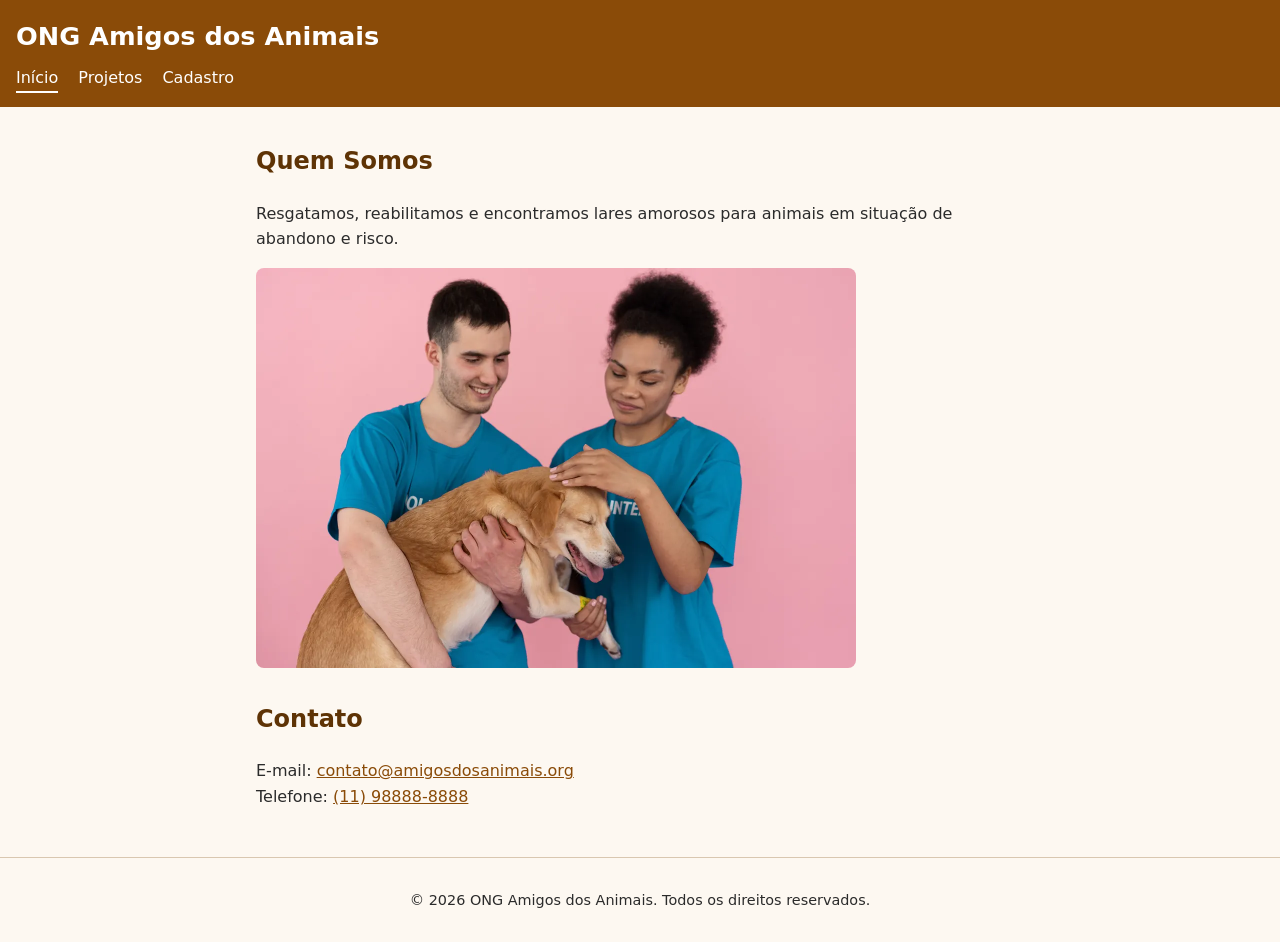
<file: tarefa1/index.html>
<!DOCTYPE html>
<html lang="pt-BR">
<head>
  <meta charset="UTF-8">
  <meta name="viewport" content="width=device-width, initial-scale=1.0">
  <meta name="description" content="Resgate, reabilitação e adoção responsável de animais.">
  <title>Início - ONG Amigos dos Animais</title>
  <link rel="stylesheet" href="css/estilo.css">
</head>
<body>
  <a class="pular-conteudo" href="#conteudo">Pular para o conteúdo</a>

  <header>
    <h1>ONG Amigos dos Animais</h1>
    <nav aria-label="Navegação principal">
      <ul>
        <li><a href="index.html" aria-current="page">Início</a></li>
        <li><a href="projetos.html">Projetos</a></li>
        <li><a href="cadastro.html">Cadastro</a></li>
      </ul>
    </nav>
  </header>

  <main id="conteudo">
    <section>
      <h2>Quem Somos</h2>
      <p>Resgatamos, reabilitamos e encontramos lares amorosos para animais em situação de abandono e risco.</p>
      <picture>
        <source srcset="imagens/inicio-voluntarios-com-cao.webp" type="image/webp">
        <img src="imagens/inicio-voluntarios-com-cao.jpg"
          alt="Dois voluntários de camiseta azul acariciando um cão caramelo"
          width="600" height="400">
      </picture>
    </section>

    <section>
      <h2>Contato</h2>
      <address>
        E-mail: <a href="mailto:contato@amigosdosanimais.org">contato@amigosdosanimais.org</a><br>
        Telefone: <a href="tel:+5511988888888">(11) 98888-8888</a>
      </address>
    </section>
  </main>

  <footer>
    <p>&copy; 2026 ONG Amigos dos Animais. Todos os direitos reservados.</p>
  </footer>
</body>
</html>
</file>
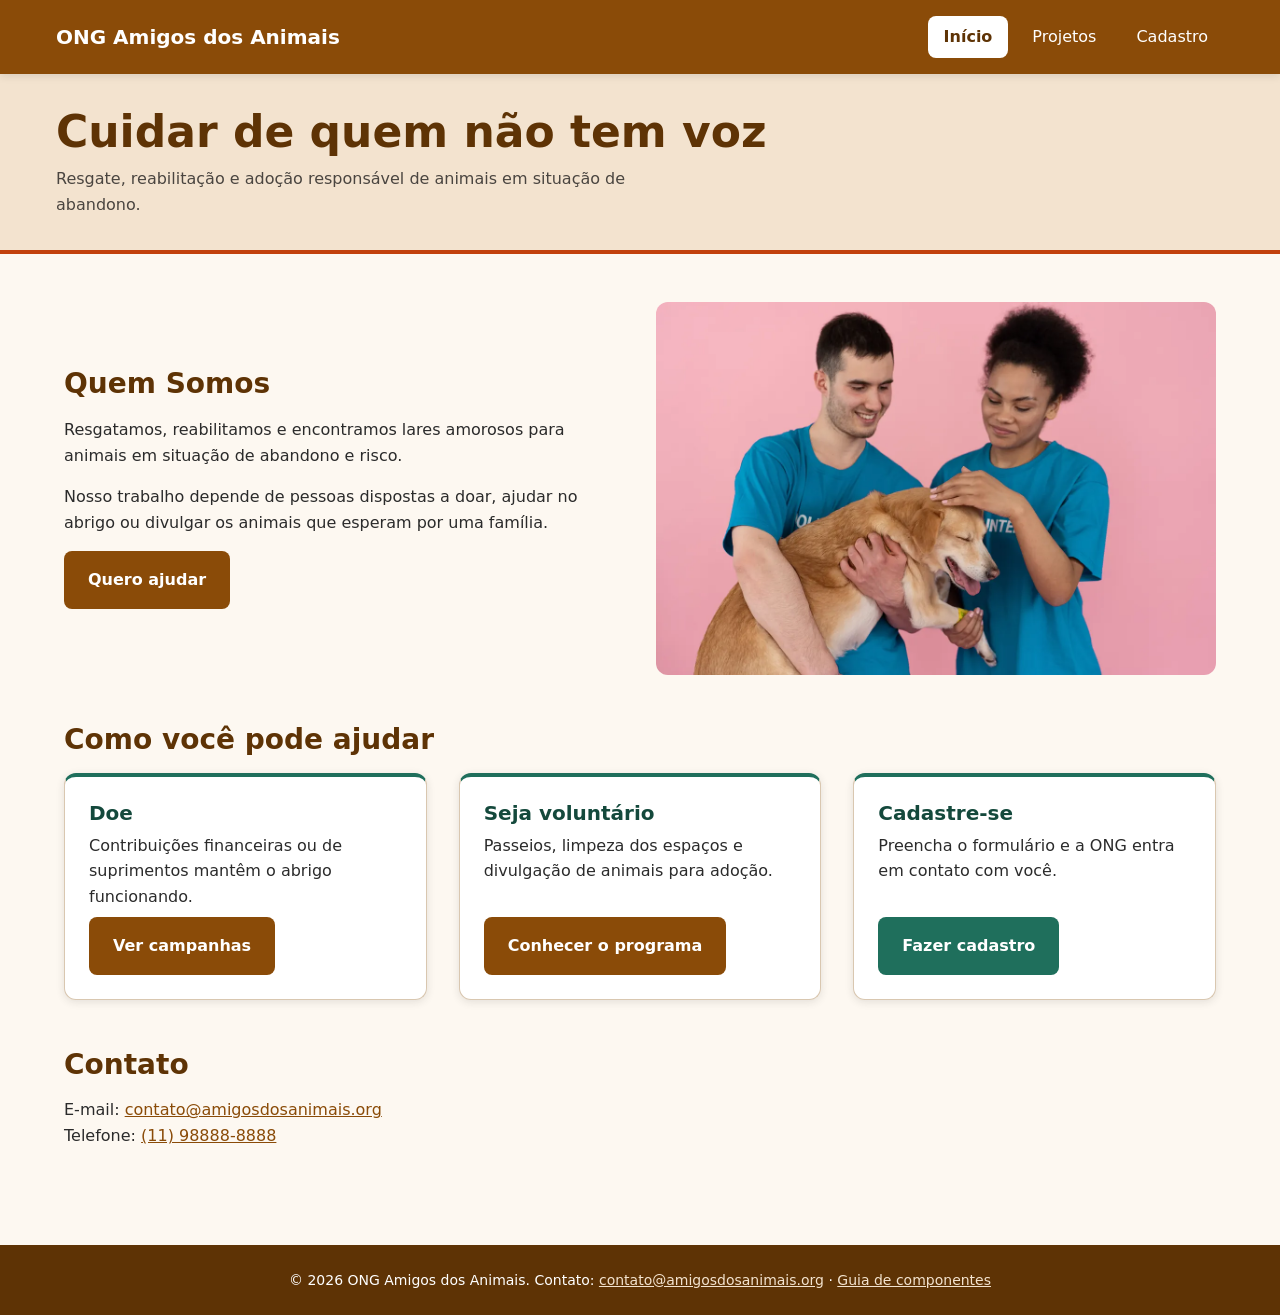
<file: tarefa2/index.html>
<!DOCTYPE html>
<html lang="pt-BR" class="sem-js">
<head>
  <meta charset="UTF-8">
  <meta name="viewport" content="width=device-width, initial-scale=1.0">
  <meta name="description" content="Resgate, reabilitação e adoção responsável de animais.">
  <title>Início - ONG Amigos dos Animais</title>
  <link rel="stylesheet" href="css/estilo.css">
</head>
<body>
  <a class="pular-conteudo" href="#conteudo">Pular para o conteúdo</a>

  <header>
    <div class="cabecalho">
      <p class="marca">ONG Amigos dos Animais</p>
      <button class="botao-menu" type="button" aria-expanded="false" aria-controls="menu-principal"><span class="icone-menu" aria-hidden="true">🐾</span><span class="texto-menu">Menu</span></button>
      <nav id="menu-principal" aria-label="Navegação principal">
        <ul>
        <li><a href="index.html" aria-current="page">Início</a></li>
        <li class="tem-submenu">
          <a href="projetos.html">Projetos</a>
          <ul class="submenu" aria-label="Projetos">
            <li><a href="projetos.html#resgate">Resgate e reabilitação</a></li>
            <li><a href="projetos.html#doacoes">Campanhas de doação</a></li>
            <li><a href="projetos.html#voluntariado">Voluntariado</a></li>
          </ul>
        </li>
        <li><a href="cadastro.html">Cadastro</a></li>
        </ul>
      </nav>
    </div>
  </header>

  <div class="faixa-titulo">
    <div>
      <h1>Cuidar de quem não tem voz</h1>
      <p>Resgate, reabilitação e adoção responsável de animais em situação de abandono.</p>
    </div>
  </div>

  <main id="conteudo">
    <section class="grade-12 alinha-centro">
      <div class="col-12 col-md-6">
        <h2>Quem Somos</h2>
        <p>Resgatamos, reabilitamos e encontramos lares amorosos para animais em situação de abandono e risco.</p>
        <p>Nosso trabalho depende de pessoas dispostas a doar, ajudar no abrigo ou divulgar os animais que esperam por uma família.</p>
        <a class="botao" href="cadastro.html">Quero ajudar</a>
      </div>
      <picture class="col-12 col-md-6">
        <source srcset="imagens/inicio-voluntarios-com-cao.webp" type="image/webp">
        <img src="imagens/inicio-voluntarios-com-cao.jpg"
          alt="Dois voluntários de camiseta azul acariciando um cão caramelo"
          width="600" height="400">
      </picture>
    </section>

    <section>
      <h2>Como você pode ajudar</h2>
      <div class="grade-12">
        <article class="card card-destaque col-12 col-sm-6 col-lg-4">
          <div class="card-corpo">
            <h3>Doe</h3>
            <p>Contribuições financeiras ou de suprimentos mantêm o abrigo funcionando.</p>
            <a class="botao" href="projetos.html#doacoes">Ver campanhas</a>
          </div>
        </article>
        <article class="card card-destaque col-12 col-sm-6 col-lg-4">
          <div class="card-corpo">
            <h3>Seja voluntário</h3>
            <p>Passeios, limpeza dos espaços e divulgação de animais para adoção.</p>
            <a class="botao" href="projetos.html#voluntariado">Conhecer o programa</a>
          </div>
        </article>
        <article class="card card-destaque col-12 col-sm-6 col-lg-4">
          <div class="card-corpo">
            <h3>Cadastre-se</h3>
            <p>Preencha o formulário e a ONG entra em contato com você.</p>
            <a class="botao botao-secundario" href="cadastro.html">Fazer cadastro</a>
          </div>
        </article>
      </div>
    </section>

    <section>
      <h2>Contato</h2>
      <address>
        E-mail: <a href="mailto:contato@amigosdosanimais.org">contato@amigosdosanimais.org</a><br>
        Telefone: <a href="tel:+5511988888888">(11) 98888-8888</a>
      </address>
    </section>
  </main>

  <footer>
    <p>&copy; 2026 ONG Amigos dos Animais. Contato:
      <a href="mailto:contato@amigosdosanimais.org">contato@amigosdosanimais.org</a>
      &middot; <a href="componentes.html">Guia de componentes</a></p>
  </footer>
  <script src="js/interface.js"></script>
</body>
</html>
</file>
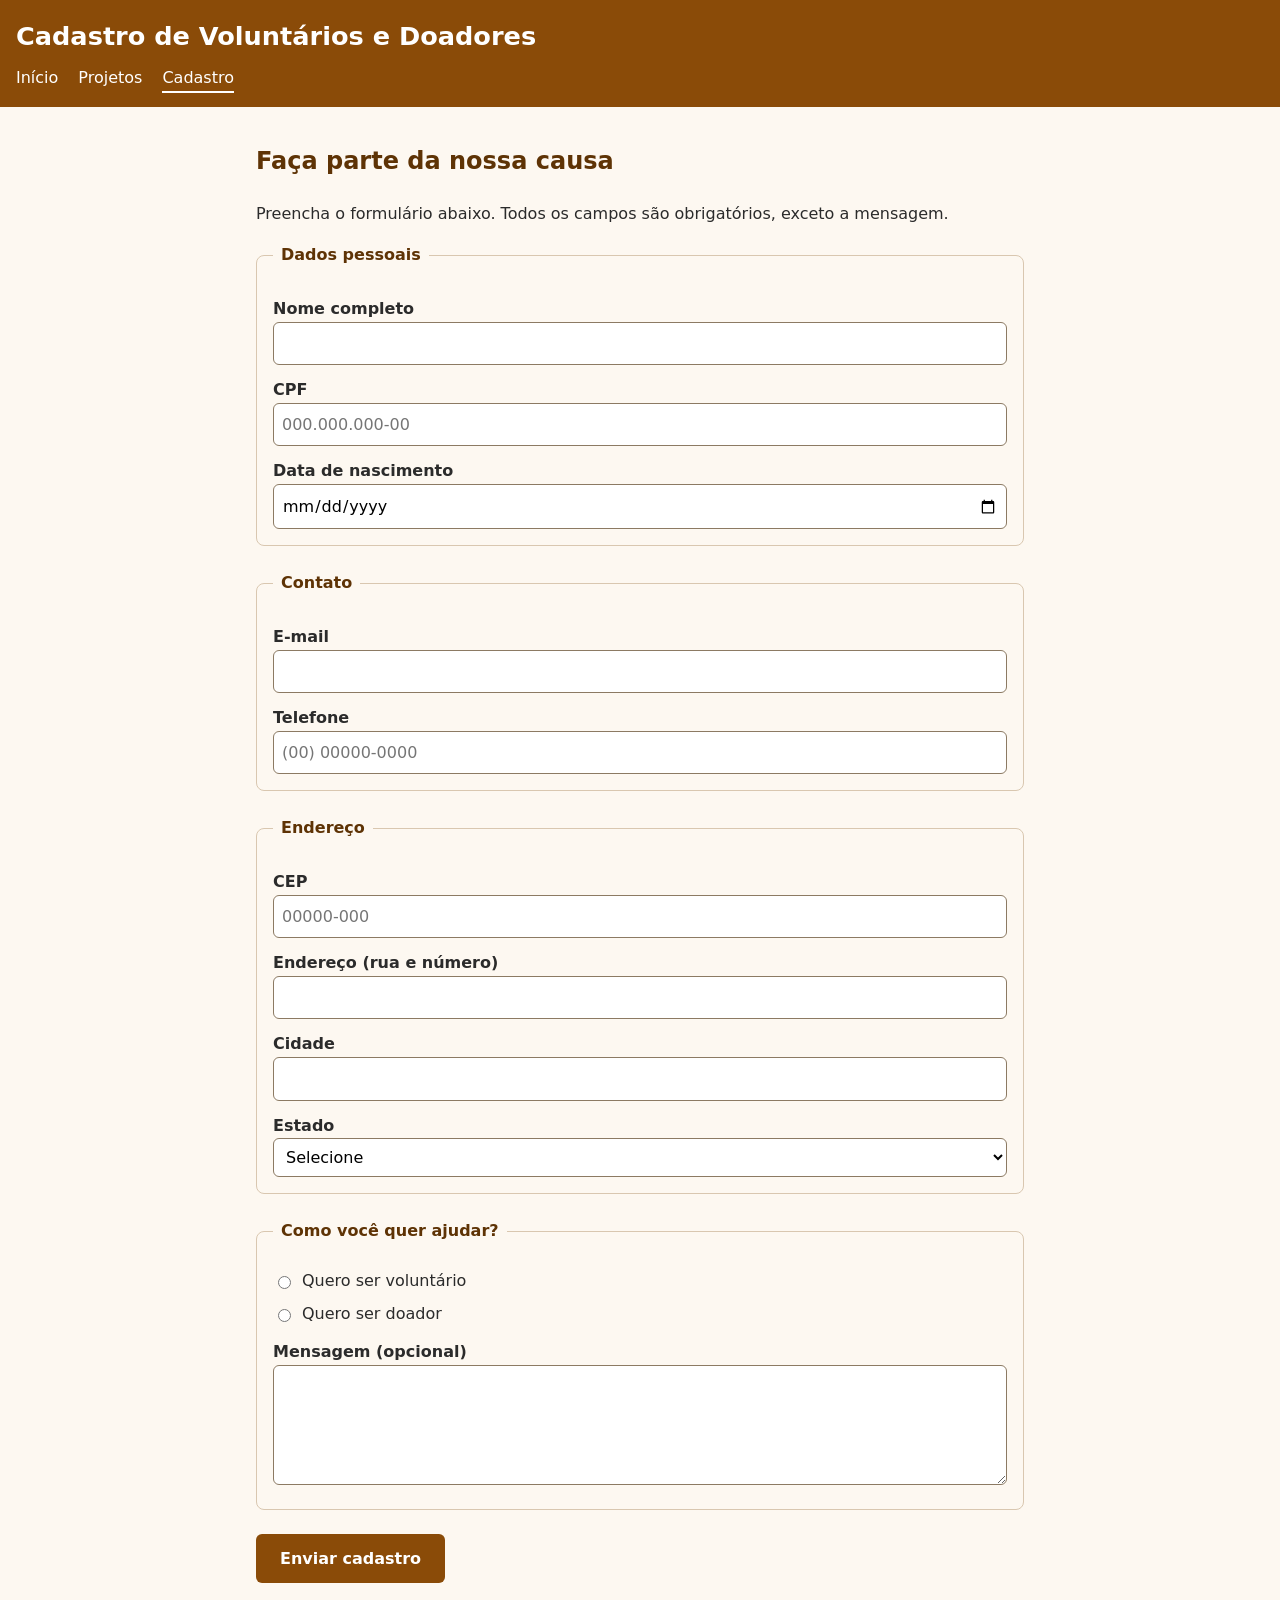
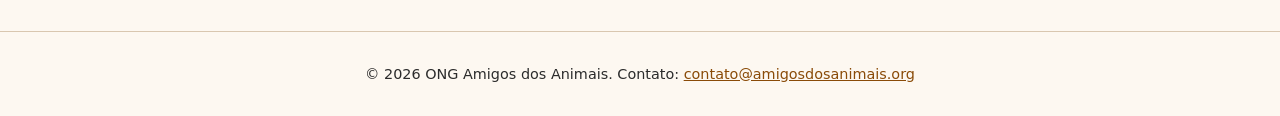
<file: tarefa1/cadastro.html>
<!DOCTYPE html>
<html lang="pt-BR">
<head>
  <meta charset="UTF-8">
  <meta name="viewport" content="width=device-width, initial-scale=1.0">
  <meta name="description" content="Cadastro de voluntários e doadores da ONG.">
  <title>Cadastro - ONG Amigos dos Animais</title>
  <link rel="stylesheet" href="css/estilo.css">
</head>
<body>
  <a class="pular-conteudo" href="#conteudo">Pular para o conteúdo</a>

  <header>
    <h1>Cadastro de Voluntários e Doadores</h1>
    <nav aria-label="Navegação principal">
      <ul>
        <li><a href="index.html">Início</a></li>
        <li><a href="projetos.html">Projetos</a></li>
        <li><a href="cadastro.html" aria-current="page">Cadastro</a></li>
      </ul>
    </nav>
  </header>

  <main id="conteudo">
    <section>
      <h2>Faça parte da nossa causa</h2>
      <p>Preencha o formulário abaixo. Todos os campos são obrigatórios, exceto a mensagem.</p>

      <form id="form-cadastro" action="#" method="post">

        <fieldset>
          <legend>Dados pessoais</legend>

          <label for="nome">Nome completo</label>
          <input type="text" id="nome" name="nome" autocomplete="name" required>

          <label for="cpf">CPF</label>
          <input type="text" id="cpf" name="cpf"
             data-mascara="cpf"
             pattern="\d{3}\.\d{3}\.\d{3}-\d{2}"
             placeholder="000.000.000-00"
             title="Formato: 000.000.000-00"
             inputmode="numeric" maxlength="14" required>

          <label for="nascimento">Data de nascimento</label>
          <input type="date" id="nascimento" name="nascimento" autocomplete="bday" required>
        </fieldset>

        <fieldset>
          <legend>Contato</legend>

          <label for="email">E-mail</label>
          <input type="email" id="email" name="email" autocomplete="email" required>

          <label for="telefone">Telefone</label>
          <input type="tel" id="telefone" name="telefone"
             data-mascara="telefone"
             pattern="\(\d{2}\)\s\d{5}-\d{4}"
             placeholder="(00) 00000-0000"
             title="Formato: (00) 00000-0000"
             autocomplete="tel" maxlength="15" required>
        </fieldset>

        <fieldset>
          <legend>Endereço</legend>

          <label for="cep">CEP</label>
          <input type="text" id="cep" name="cep"
             data-mascara="cep"
             pattern="\d{5}-\d{3}"
             placeholder="00000-000"
             title="Formato: 00000-000"
             inputmode="numeric" autocomplete="postal-code" maxlength="9" required>

          <label for="endereco">Endereço (rua e número)</label>
          <input type="text" id="endereco" name="endereco" autocomplete="street-address" required>

          <label for="cidade">Cidade</label>
          <input type="text" id="cidade" name="cidade" autocomplete="address-level2" required>

          <label for="estado">Estado</label>
          <select id="estado" name="estado" autocomplete="address-level1" required>
            <option value="">Selecione</option>
            <option value="AC">Acre</option>
            <option value="AL">Alagoas</option>
            <option value="AP">Amapá</option>
            <option value="AM">Amazonas</option>
            <option value="BA">Bahia</option>
            <option value="CE">Ceará</option>
            <option value="DF">Distrito Federal</option>
            <option value="ES">Espírito Santo</option>
            <option value="GO">Goiás</option>
            <option value="MA">Maranhão</option>
            <option value="MT">Mato Grosso</option>
            <option value="MS">Mato Grosso do Sul</option>
            <option value="MG">Minas Gerais</option>
            <option value="PA">Pará</option>
            <option value="PB">Paraíba</option>
            <option value="PR">Paraná</option>
            <option value="PE">Pernambuco</option>
            <option value="PI">Piauí</option>
            <option value="RJ">Rio de Janeiro</option>
            <option value="RN">Rio Grande do Norte</option>
            <option value="RS">Rio Grande do Sul</option>
            <option value="RO">Rondônia</option>
            <option value="RR">Roraima</option>
            <option value="SC">Santa Catarina</option>
            <option value="SP">São Paulo</option>
            <option value="SE">Sergipe</option>
            <option value="TO">Tocantins</option>
          </select>
        </fieldset>

        <fieldset>
          <legend>Como você quer ajudar?</legend>

          <div class="opcao">
            <input type="radio" id="perfil-voluntario" name="perfil" value="voluntario" required>
            <label for="perfil-voluntario">Quero ser voluntário</label>
          </div>

          <div class="opcao">
            <input type="radio" id="perfil-doador" name="perfil" value="doador">
            <label for="perfil-doador">Quero ser doador</label>
          </div>

          <label for="mensagem">Mensagem (opcional)</label>
          <textarea id="mensagem" name="mensagem" rows="4" maxlength="500"></textarea>
        </fieldset>

        <button type="submit">Enviar cadastro</button>
      </form>
    </section>
  </main>

  <footer>
    <p>&copy; 2026 ONG Amigos dos Animais. Contato:
      <a href="mailto:contato@amigosdosanimais.org">contato@amigosdosanimais.org</a></p>
  </footer>
  <script src="js/mascaras.js"></script>
  <script src="js/cadastro.js"></script>
</body>
</html>
</file>
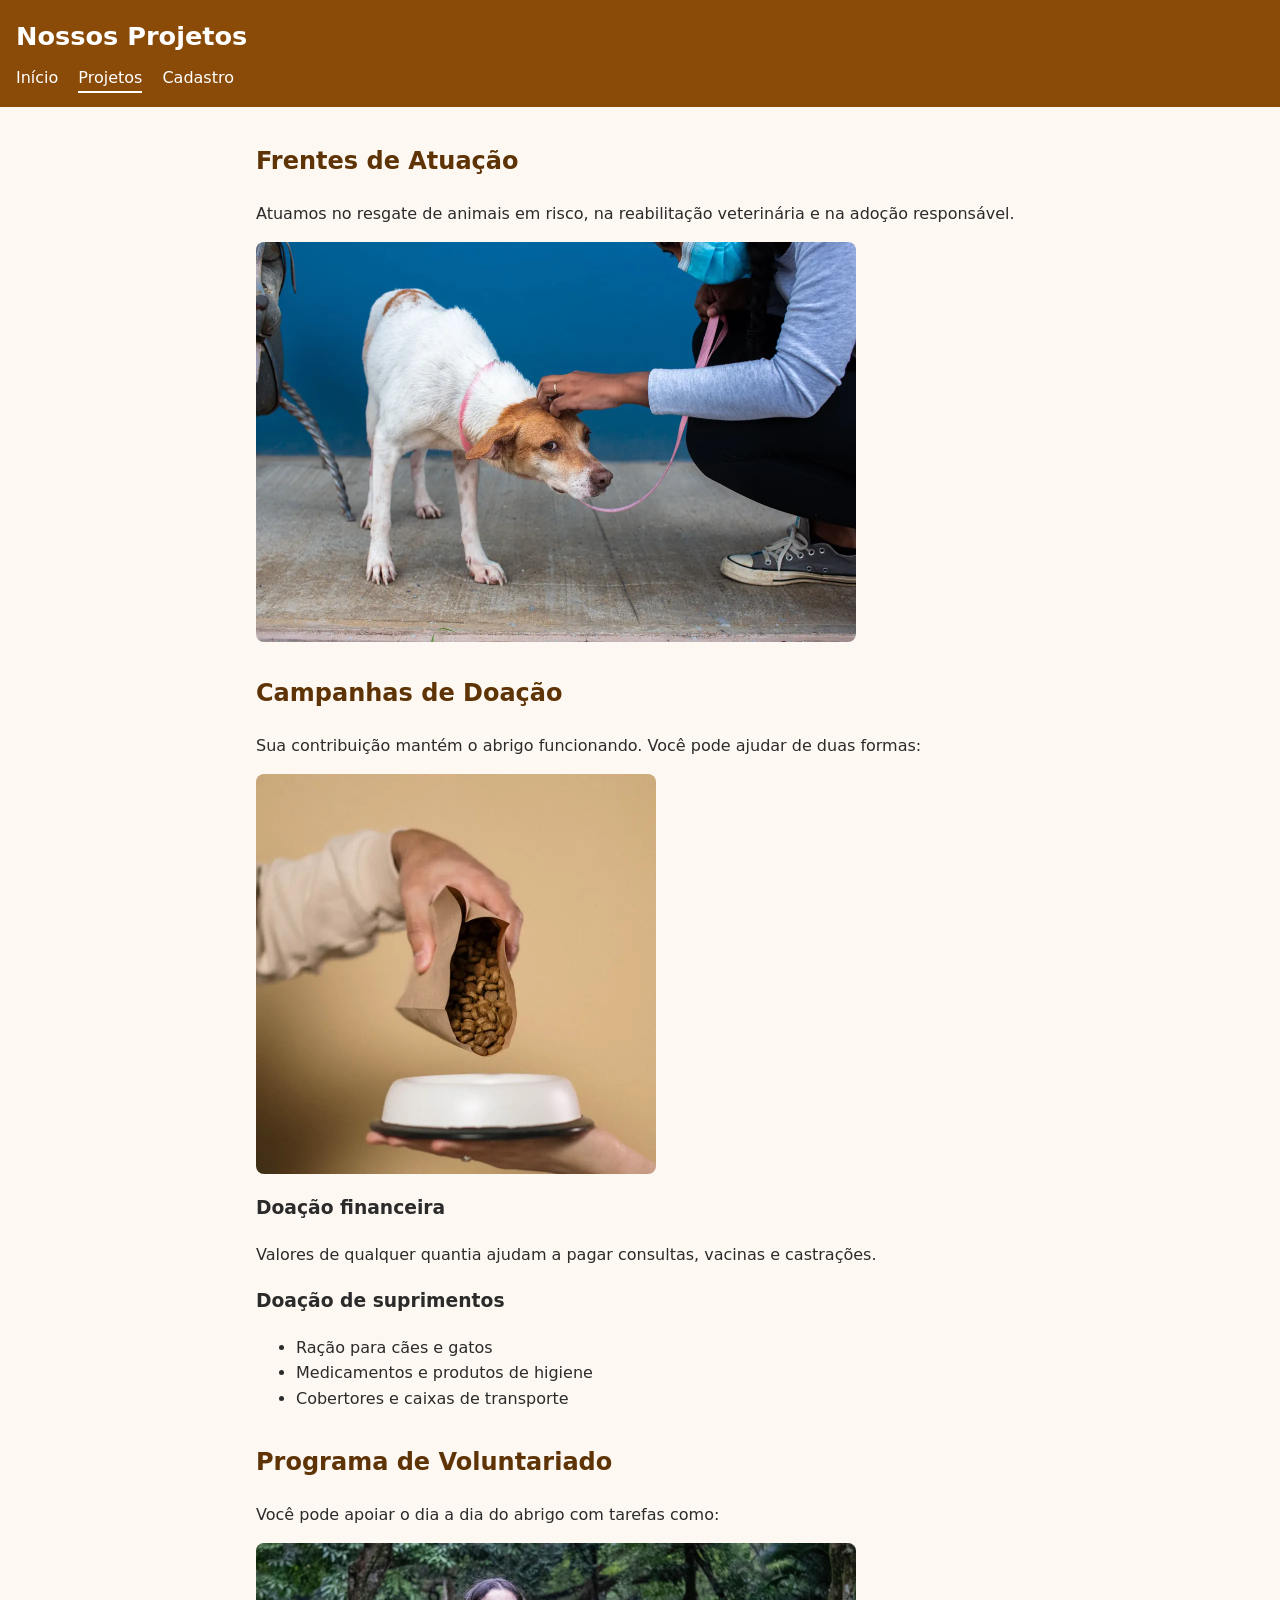
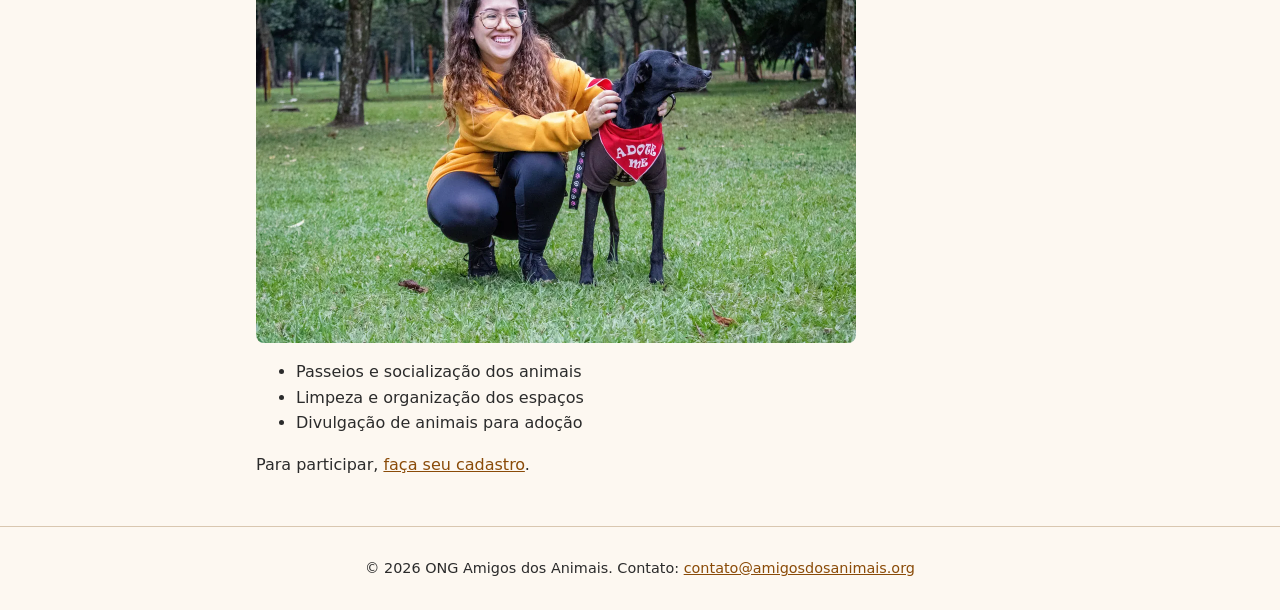
<file: tarefa1/projetos.html>
<!DOCTYPE html>
<html lang="pt-BR">
<head>
  <meta charset="UTF-8">
  <meta name="viewport" content="width=device-width, initial-scale=1.0">
  <meta name="description" content="Projetos da ONG: como doar ou ser voluntário.">
  <title>Projetos - ONG Amigos dos Animais</title>
  <link rel="stylesheet" href="css/estilo.css">
</head>
<body>
  <a class="pular-conteudo" href="#conteudo">Pular para o conteúdo</a>

  <header>
    <h1>Nossos Projetos</h1>
    <nav aria-label="Navegação principal">
      <ul>
        <li><a href="index.html">Início</a></li>
        <li><a href="projetos.html" aria-current="page">Projetos</a></li>
        <li><a href="cadastro.html">Cadastro</a></li>
      </ul>
    </nav>
  </header>

  <main id="conteudo">
    <section>
      <h2>Frentes de Atuação</h2>
      <p>Atuamos no resgate de animais em risco, na reabilitação veterinária e na adoção responsável.</p>
      <picture>
        <source srcset="imagens/projetos-resgate-cuidadora-com-cao.webp" type="image/webp">
        <img src="imagens/projetos-resgate-cuidadora-com-cao.jpg" alt="Cuidadora acariciando a cabeça de um cão branco e caramelo preso a uma guia rosa" width="600" height="400">
      </picture>
    </section>

    <section>
      <h2>Campanhas de Doação</h2>
      <p>Sua contribuição mantém o abrigo funcionando. Você pode ajudar de duas formas:</p>
      <picture>
        <source srcset="imagens/projetos-doacao-racao.webp" type="image/webp">
        <img src="imagens/projetos-doacao-racao.jpg" alt="Mão despejando ração de um saco de papel em um pote branco" width="400" height="400">
      </picture>
      <h3>Doação financeira</h3>
      <p>Valores de qualquer quantia ajudam a pagar consultas, vacinas e castrações.</p>
      <h3>Doação de suprimentos</h3>
      <ul>
        <li>Ração para cães e gatos</li>
        <li>Medicamentos e produtos de higiene</li>
        <li>Cobertores e caixas de transporte</li>
      </ul>
    </section>

    <section>
      <h2>Programa de Voluntariado</h2>
      <p>Você pode apoiar o dia a dia do abrigo com tarefas como:</p>
      <picture>
        <source srcset="imagens/projetos-voluntariado-adote-me.webp" type="image/webp">
        <img src="imagens/projetos-voluntariado-adote-me.jpg" alt="Mulher sorrindo ao lado de um cão preto com bandana vermelha escrita Adote-me" width="600" height="400">
      </picture>
      <ul>
        <li>Passeios e socialização dos animais</li>
        <li>Limpeza e organização dos espaços</li>
        <li>Divulgação de animais para adoção</li>
      </ul>
      <p>Para participar, <a href="cadastro.html">faça seu cadastro</a>.</p>
    </section>
  </main>

  <footer>
    <p>&copy; 2026 ONG Amigos dos Animais. Contato:
      <a href="mailto:contato@amigosdosanimais.org">contato@amigosdosanimais.org</a></p>
  </footer>
</body>
</html>
</file>
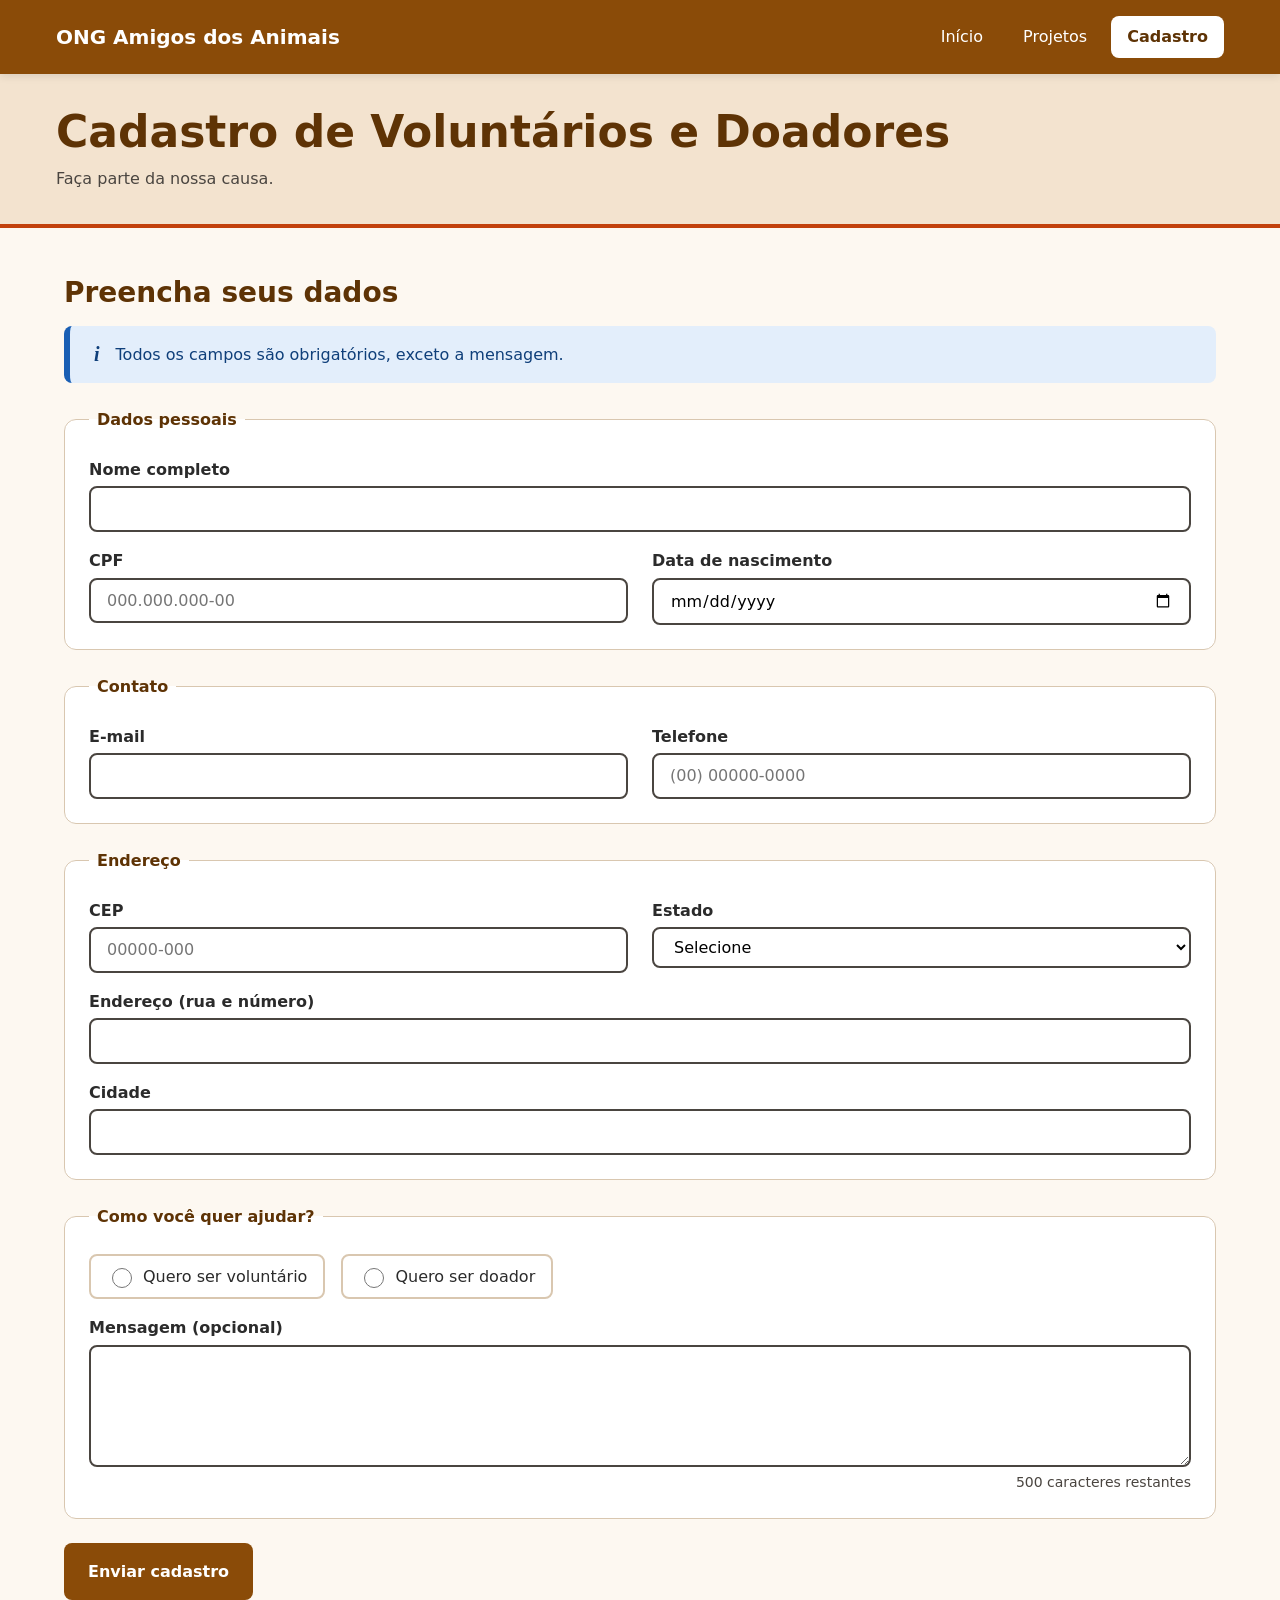
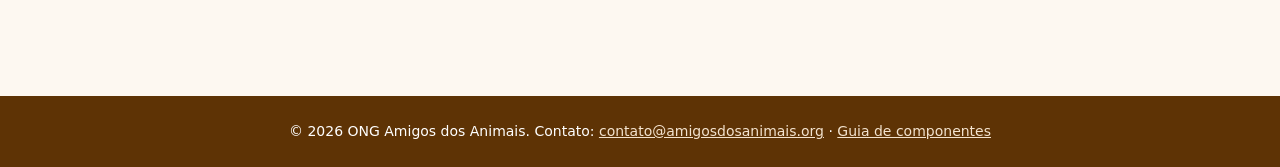
<file: tarefa2/cadastro.html>
<!DOCTYPE html>
<html lang="pt-BR" class="sem-js">
<head>
  <meta charset="UTF-8">
  <meta name="viewport" content="width=device-width, initial-scale=1.0">
  <meta name="description" content="Cadastro de voluntários e doadores da ONG.">
  <title>Cadastro - ONG Amigos dos Animais</title>
  <link rel="stylesheet" href="css/estilo.css">
</head>
<body>
  <a class="pular-conteudo" href="#conteudo">Pular para o conteúdo</a>

  <header>
    <div class="cabecalho">
      <p class="marca">ONG Amigos dos Animais</p>
      <button class="botao-menu" type="button" aria-expanded="false" aria-controls="menu-principal"><span class="icone-menu" aria-hidden="true">🐾</span><span class="texto-menu">Menu</span></button>
      <nav id="menu-principal" aria-label="Navegação principal">
        <ul>
        <li><a href="index.html">Início</a></li>
        <li class="tem-submenu">
          <a href="projetos.html">Projetos</a>
          <ul class="submenu" aria-label="Projetos">
            <li><a href="projetos.html#resgate">Resgate e reabilitação</a></li>
            <li><a href="projetos.html#doacoes">Campanhas de doação</a></li>
            <li><a href="projetos.html#voluntariado">Voluntariado</a></li>
          </ul>
        </li>
        <li><a href="cadastro.html" aria-current="page">Cadastro</a></li>
        </ul>
      </nav>
    </div>
  </header>

  <div class="faixa-titulo">
    <div>
      <h1>Cadastro de Voluntários e Doadores</h1>
      <p>Faça parte da nossa causa.</p>
    </div>
  </div>

  <main id="conteudo">
    <section>
      <h2>Preencha seus dados</h2>
      <div class="alerta alerta-info" role="note"><p>Todos os campos são obrigatórios, exceto a mensagem.</p></div>
      <div class="alerta alerta-erro" id="alerta-erro" role="alert" hidden><p><strong>Não foi possível enviar.</strong> Corrija os campos destacados em vermelho e tente novamente.</p></div>

      <form id="form-cadastro" action="#" method="post">

        <fieldset>
          <legend>Dados pessoais</legend>
          <div class="campo col-12">
            <label for="nome">Nome completo</label>
            <input type="text" id="nome" name="nome" autocomplete="name" required>
          </div>
          <div class="campo col-12 col-md-6">
            <label for="cpf">CPF</label>
            <input type="text" id="cpf" name="cpf" data-mascara="cpf" pattern="\d{3}\.\d{3}\.\d{3}-\d{2}" placeholder="000.000.000-00" title="Formato: 000.000.000-00" inputmode="numeric" maxlength="14" required>
          </div>
          <div class="campo col-12 col-md-6">
            <label for="nascimento">Data de nascimento</label>
            <input type="date" id="nascimento" name="nascimento" autocomplete="bday" required>
          </div>
        </fieldset>

        <fieldset>
          <legend>Contato</legend>
          <div class="campo col-12 col-md-6">
            <label for="email">E-mail</label>
            <input type="email" id="email" name="email" autocomplete="email" required>
          </div>
          <div class="campo col-12 col-md-6">
            <label for="telefone">Telefone</label>
            <input type="tel" id="telefone" name="telefone" data-mascara="telefone" pattern="\(\d{2}\)\s\d{5}-\d{4}" placeholder="(00) 00000-0000" title="Formato: (00) 00000-0000" autocomplete="tel" maxlength="15" required>
          </div>
        </fieldset>

        <fieldset>
          <legend>Endereço</legend>
          <div class="campo col-12 col-md-6">
            <label for="cep">CEP</label>
            <input type="text" id="cep" name="cep" data-mascara="cep" pattern="\d{5}-\d{3}" placeholder="00000-000" title="Formato: 00000-000" inputmode="numeric" autocomplete="postal-code" maxlength="9" required>
          </div>
          <div class="campo col-12 col-md-6">
            <label for="estado">Estado</label>
            <select id="estado" name="estado" autocomplete="address-level1" required>
            <option value="">Selecione</option>
            <option value="AC">Acre</option>
            <option value="AL">Alagoas</option>
            <option value="AP">Amapá</option>
            <option value="AM">Amazonas</option>
            <option value="BA">Bahia</option>
            <option value="CE">Ceará</option>
            <option value="DF">Distrito Federal</option>
            <option value="ES">Espírito Santo</option>
            <option value="GO">Goiás</option>
            <option value="MA">Maranhão</option>
            <option value="MT">Mato Grosso</option>
            <option value="MS">Mato Grosso do Sul</option>
            <option value="MG">Minas Gerais</option>
            <option value="PA">Pará</option>
            <option value="PB">Paraíba</option>
            <option value="PR">Paraná</option>
            <option value="PE">Pernambuco</option>
            <option value="PI">Piauí</option>
            <option value="RJ">Rio de Janeiro</option>
            <option value="RN">Rio Grande do Norte</option>
            <option value="RS">Rio Grande do Sul</option>
            <option value="RO">Rondônia</option>
            <option value="RR">Roraima</option>
            <option value="SC">Santa Catarina</option>
            <option value="SP">São Paulo</option>
            <option value="SE">Sergipe</option>
            <option value="TO">Tocantins</option>
          </select>
          </div>
          <div class="campo col-12">
            <label for="endereco">Endereço (rua e número)</label>
            <input type="text" id="endereco" name="endereco" autocomplete="street-address" required>
          </div>
          <div class="campo col-12">
            <label for="cidade">Cidade</label>
            <input type="text" id="cidade" name="cidade" autocomplete="address-level2" required>
          </div>
        </fieldset>

        <fieldset>
          <legend>Como você quer ajudar?</legend>
          <div class="opcoes">
            <div class="opcao">
              <input type="radio" id="perfil-voluntario" name="perfil" value="voluntario" required>
              <label for="perfil-voluntario">Quero ser voluntário</label>
            </div>
            <div class="opcao">
              <input type="radio" id="perfil-doador" name="perfil" value="doador">
              <label for="perfil-doador">Quero ser doador</label>
            </div>
          </div>
          <div class="campo col-12">
            <label for="mensagem">Mensagem (opcional)</label>
            <textarea id="mensagem" name="mensagem" rows="4" maxlength="500" aria-describedby="contador-mensagem"></textarea>
            <span class="contador" id="contador-mensagem" aria-live="polite"></span>
          </div>
        </fieldset>

        <button type="submit">Enviar cadastro</button>
      </form>
    </section>
  </main>

  <footer>
    <p>&copy; 2026 ONG Amigos dos Animais. Contato:
      <a href="mailto:contato@amigosdosanimais.org">contato@amigosdosanimais.org</a>
      &middot; <a href="componentes.html">Guia de componentes</a></p>
  </footer>
  <dialog id="modal-confirmacao" aria-labelledby="modal-titulo">
    <h2 id="modal-titulo">Confirmar cadastro</h2>
    <p id="modal-texto"></p>
    <div class="modal-acoes">
      <button type="button" class="botao botao-contorno" data-fechar-modal>Revisar dados</button>
      <button type="button" class="botao" id="modal-confirmar">Confirmar envio</button>
    </div>
  </dialog>
  <script src="js/feedback.js"></script>
  <script src="js/mascaras.js"></script>
  <script src="js/cadastro.js"></script>
  <script src="js/interface.js"></script>
</body>
</html>
</file>
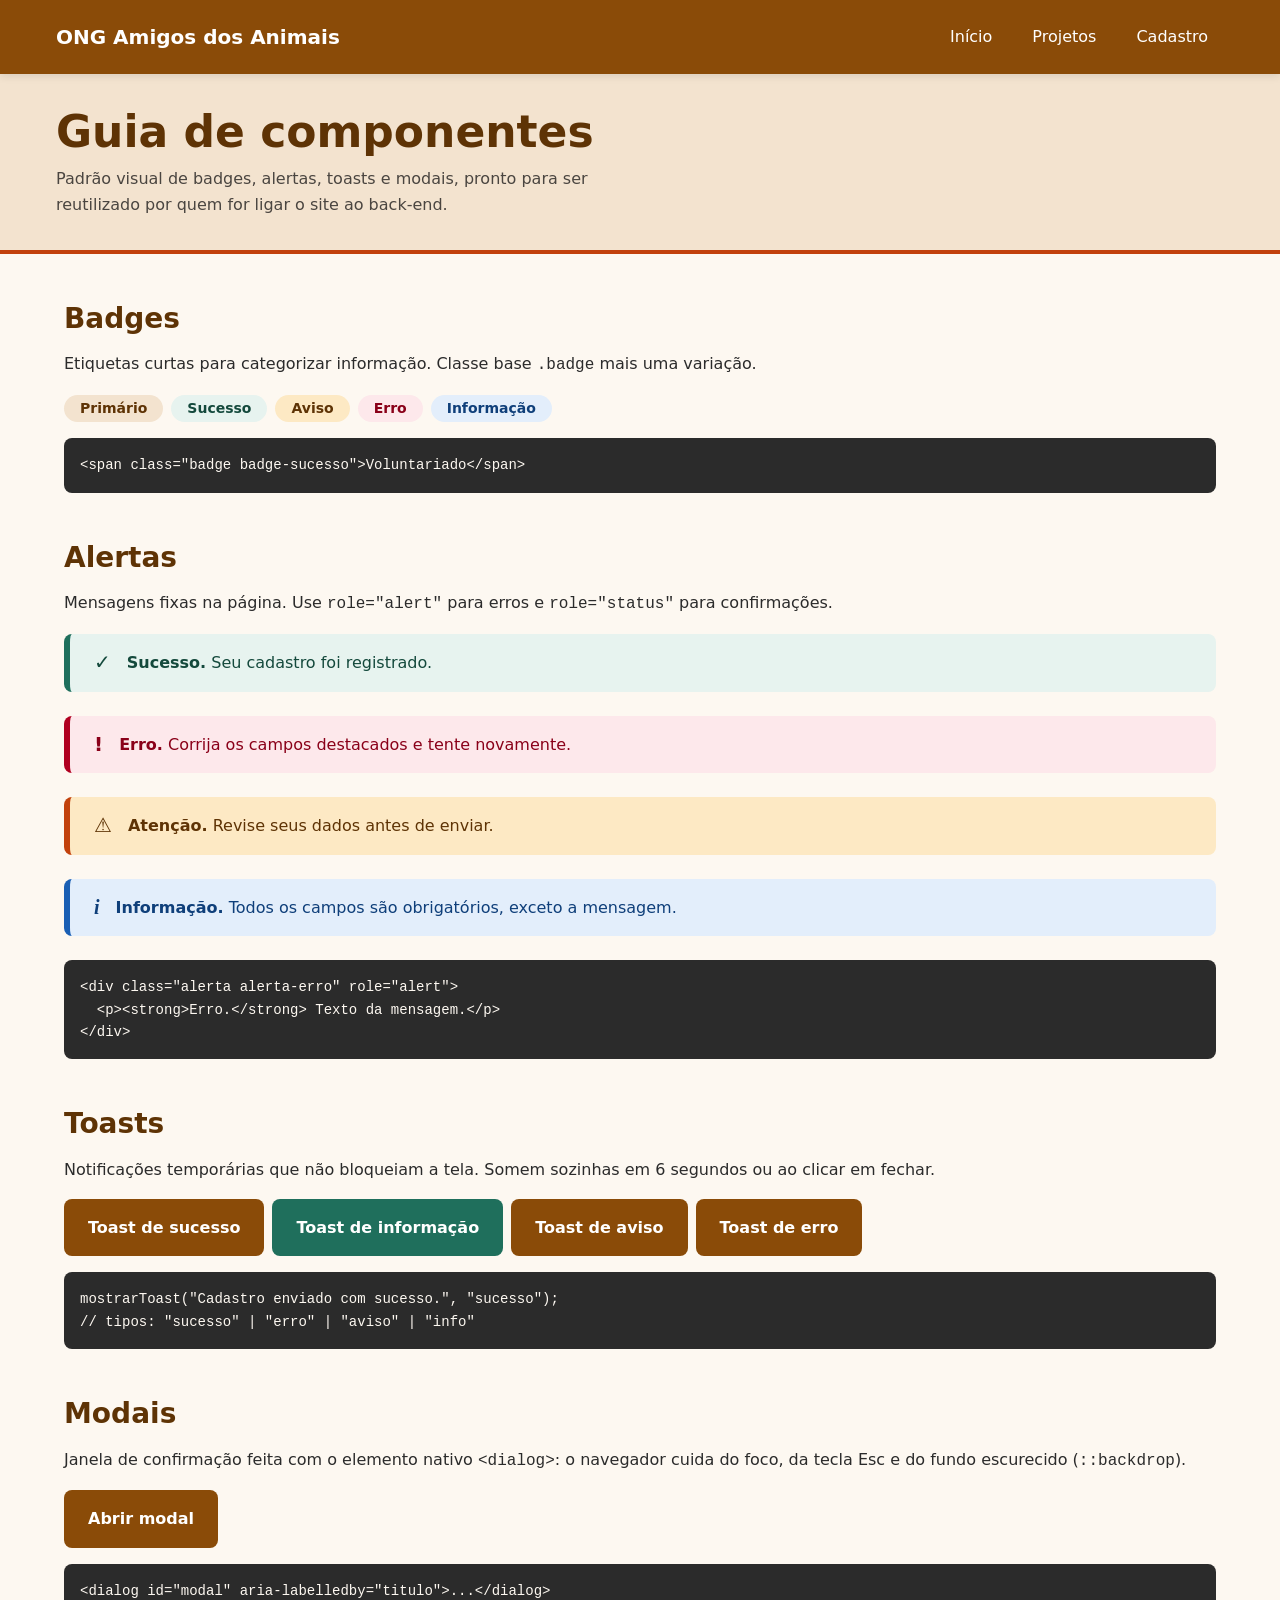
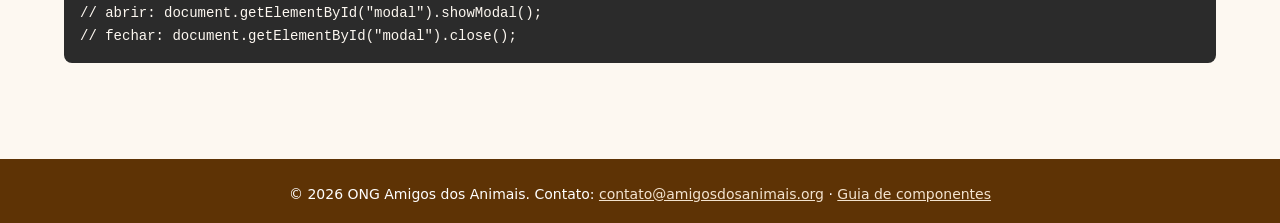
<file: tarefa2/componentes.html>
<!DOCTYPE html>
<html lang="pt-BR" class="sem-js">
<head>
  <meta charset="UTF-8">
  <meta name="viewport" content="width=device-width, initial-scale=1.0">
  <meta name="description" content="Guia de componentes de feedback do site.">
  <title>Componentes - ONG Amigos dos Animais</title>
  <link rel="stylesheet" href="css/estilo.css">
</head>
<body>
  <a class="pular-conteudo" href="#conteudo">Pular para o conteúdo</a>

  <header>
    <div class="cabecalho">
      <p class="marca">ONG Amigos dos Animais</p>
      <button class="botao-menu" type="button" aria-expanded="false" aria-controls="menu-principal"><span class="icone-menu" aria-hidden="true">🐾</span><span class="texto-menu">Menu</span></button>
      <nav id="menu-principal" aria-label="Navegação principal">
        <ul>
        <li><a href="index.html">Início</a></li>
        <li class="tem-submenu">
          <a href="projetos.html">Projetos</a>
          <ul class="submenu" aria-label="Projetos">
            <li><a href="projetos.html#resgate">Resgate e reabilitação</a></li>
            <li><a href="projetos.html#doacoes">Campanhas de doação</a></li>
            <li><a href="projetos.html#voluntariado">Voluntariado</a></li>
          </ul>
        </li>
        <li><a href="cadastro.html">Cadastro</a></li>
        </ul>
      </nav>
    </div>
  </header>

  <div class="faixa-titulo">
    <div>
      <h1>Guia de componentes</h1>
      <p>Padrão visual de badges, alertas, toasts e modais, pronto para ser reutilizado por quem for ligar o site ao back-end.</p>
    </div>
  </div>

  <main id="conteudo">
    <section>
      <h2>Badges</h2>
      <p>Etiquetas curtas para categorizar informação. Classe base <code>.badge</code> mais uma variação.</p>
      <div class="exemplo">
        <span class="badge badge-primario">Primário</span>
        <span class="badge badge-sucesso">Sucesso</span>
        <span class="badge badge-aviso">Aviso</span>
        <span class="badge badge-erro">Erro</span>
        <span class="badge badge-info">Informação</span>
      </div>
      <pre><code>&lt;span class="badge badge-sucesso"&gt;Voluntariado&lt;/span&gt;</code></pre>
    </section>

    <section>
      <h2>Alertas</h2>
      <p>Mensagens fixas na página. Use <code>role="alert"</code> para erros e <code>role="status"</code> para confirmações.</p>
      <div class="alerta alerta-sucesso" role="status"><p><strong>Sucesso.</strong> Seu cadastro foi registrado.</p></div>
      <div class="alerta alerta-erro" role="alert"><p><strong>Erro.</strong> Corrija os campos destacados e tente novamente.</p></div>
      <div class="alerta alerta-aviso" role="status"><p><strong>Atenção.</strong> Revise seus dados antes de enviar.</p></div>
      <div class="alerta alerta-info" role="note"><p><strong>Informação.</strong> Todos os campos são obrigatórios, exceto a mensagem.</p></div>
      <pre><code>&lt;div class="alerta alerta-erro" role="alert"&gt;
  &lt;p&gt;&lt;strong&gt;Erro.&lt;/strong&gt; Texto da mensagem.&lt;/p&gt;
&lt;/div&gt;</code></pre>
    </section>

    <section>
      <h2>Toasts</h2>
      <p>Notificações temporárias que não bloqueiam a tela. Somem sozinhas em 6 segundos ou ao clicar em fechar.</p>
      <div class="exemplo">
        <button type="button" class="botao" data-toast="sucesso" data-mensagem="Cadastro enviado com sucesso.">Toast de sucesso</button>
        <button type="button" class="botao botao-secundario" data-toast="info" data-mensagem="Seus dados estão seguros.">Toast de informação</button>
        <button type="button" class="botao" data-toast="aviso" data-mensagem="Revise os dados antes de enviar.">Toast de aviso</button>
        <button type="button" class="botao" data-toast="erro" data-mensagem="Não foi possível enviar o cadastro.">Toast de erro</button>
      </div>
      <pre><code>mostrarToast("Cadastro enviado com sucesso.", "sucesso");
// tipos: "sucesso" | "erro" | "aviso" | "info"</code></pre>
    </section>

    <section>
      <h2>Modais</h2>
      <p>Janela de confirmação feita com o elemento nativo <code>&lt;dialog&gt;</code>: o navegador cuida do foco, da tecla Esc e do fundo escurecido (<code>::backdrop</code>).</p>
      <div class="exemplo">
        <button type="button" class="botao" data-modal="modal-exemplo">Abrir modal</button>
      </div>
      <pre><code>&lt;dialog id="modal" aria-labelledby="titulo"&gt;...&lt;/dialog&gt;
// abrir: document.getElementById("modal").showModal();
// fechar: document.getElementById("modal").close();</code></pre>
    </section>
  </main>

  <dialog id="modal-exemplo" aria-labelledby="modal-exemplo-titulo">
    <h2 id="modal-exemplo-titulo">Título do modal</h2>
    <p>Use o modal para confirmar uma ação importante antes de concluí-la.</p>
    <div class="modal-acoes">
      <button type="button" class="botao botao-contorno" data-fechar-modal>Cancelar</button>
      <button type="button" class="botao" data-fechar-modal>Confirmar</button>
    </div>
  </dialog>

  <footer>
    <p>&copy; 2026 ONG Amigos dos Animais. Contato:
      <a href="mailto:contato@amigosdosanimais.org">contato@amigosdosanimais.org</a>
      &middot; <a href="componentes.html">Guia de componentes</a></p>
  </footer>
  <script src="js/feedback.js"></script>
  <script src="js/interface.js"></script>
</body>
</html>
</file>
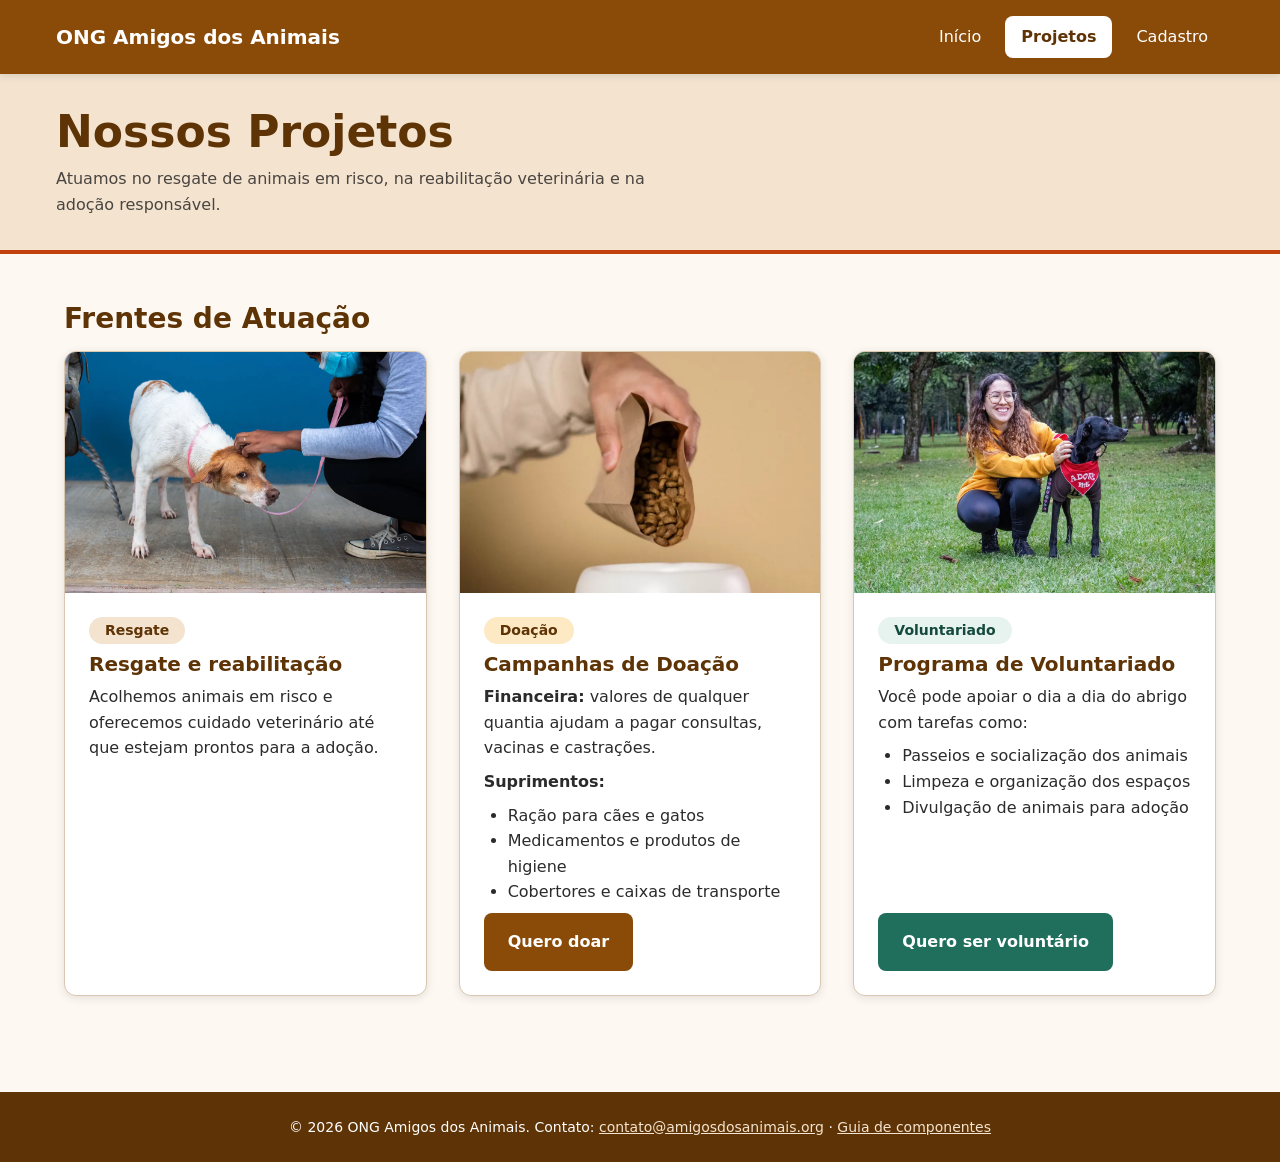
<file: tarefa2/projetos.html>
<!DOCTYPE html>
<html lang="pt-BR" class="sem-js">
<head>
  <meta charset="UTF-8">
  <meta name="viewport" content="width=device-width, initial-scale=1.0">
  <meta name="description" content="Projetos da ONG: como doar ou ser voluntário.">
  <title>Projetos - ONG Amigos dos Animais</title>
  <link rel="stylesheet" href="css/estilo.css">
</head>
<body>
  <a class="pular-conteudo" href="#conteudo">Pular para o conteúdo</a>

  <header>
    <div class="cabecalho">
      <p class="marca">ONG Amigos dos Animais</p>
      <button class="botao-menu" type="button" aria-expanded="false" aria-controls="menu-principal"><span class="icone-menu" aria-hidden="true">🐾</span><span class="texto-menu">Menu</span></button>
      <nav id="menu-principal" aria-label="Navegação principal">
        <ul>
        <li><a href="index.html">Início</a></li>
        <li class="tem-submenu">
          <a href="projetos.html" aria-current="page">Projetos</a>
          <ul class="submenu" aria-label="Projetos">
            <li><a href="projetos.html#resgate">Resgate e reabilitação</a></li>
            <li><a href="projetos.html#doacoes">Campanhas de doação</a></li>
            <li><a href="projetos.html#voluntariado">Voluntariado</a></li>
          </ul>
        </li>
        <li><a href="cadastro.html">Cadastro</a></li>
        </ul>
      </nav>
    </div>
  </header>

  <div class="faixa-titulo">
    <div>
      <h1>Nossos Projetos</h1>
      <p>Atuamos no resgate de animais em risco, na reabilitação veterinária e na adoção responsável.</p>
    </div>
  </div>

  <main id="conteudo">
    <section>
      <h2>Frentes de Atuação</h2>
      <div class="grade-12">
        <article class="card col-12 col-sm-6 col-lg-4" id="resgate">
          <picture>
            <source srcset="imagens/projetos-resgate-cuidadora-com-cao.webp" type="image/webp">
            <img src="imagens/projetos-resgate-cuidadora-com-cao.jpg" alt="Cuidadora acariciando a cabeça de um cão branco e caramelo preso a uma guia rosa" width="600" height="400">
          </picture>
          <div class="card-corpo">
            <span class="badge badge-primario">Resgate</span>
            <h3>Resgate e reabilitação</h3>
            <p>Acolhemos animais em risco e oferecemos cuidado veterinário até que estejam prontos para a adoção.</p>
          </div>
        </article>

        <article class="card col-12 col-sm-6 col-lg-4" id="doacoes">
          <picture>
            <source srcset="imagens/projetos-doacao-racao.webp" type="image/webp">
            <img src="imagens/projetos-doacao-racao.jpg" alt="Mão despejando ração de um saco de papel em um pote branco" width="400" height="400">
          </picture>
          <div class="card-corpo">
            <span class="badge badge-aviso">Doação</span>
            <h3>Campanhas de Doação</h3>
            <p><strong>Financeira:</strong> valores de qualquer quantia ajudam a pagar consultas, vacinas e castrações.</p>
            <p><strong>Suprimentos:</strong></p>
            <ul>
              <li>Ração para cães e gatos</li>
              <li>Medicamentos e produtos de higiene</li>
              <li>Cobertores e caixas de transporte</li>
            </ul>
            <a class="botao" href="cadastro.html">Quero doar</a>
          </div>
        </article>

        <article class="card col-12 col-sm-6 col-lg-4" id="voluntariado">
          <picture>
            <source srcset="imagens/projetos-voluntariado-adote-me.webp" type="image/webp">
            <img src="imagens/projetos-voluntariado-adote-me.jpg" alt="Mulher sorrindo ao lado de um cão preto com bandana vermelha escrita Adote-me" width="600" height="400">
          </picture>
          <div class="card-corpo">
            <span class="badge badge-sucesso">Voluntariado</span>
            <h3>Programa de Voluntariado</h3>
            <p>Você pode apoiar o dia a dia do abrigo com tarefas como:</p>
            <ul>
              <li>Passeios e socialização dos animais</li>
              <li>Limpeza e organização dos espaços</li>
              <li>Divulgação de animais para adoção</li>
            </ul>
            <a class="botao botao-secundario" href="cadastro.html">Quero ser voluntário</a>
          </div>
        </article>
      </div>
    </section>
  </main>

  <footer>
    <p>&copy; 2026 ONG Amigos dos Animais. Contato:
      <a href="mailto:contato@amigosdosanimais.org">contato@amigosdosanimais.org</a>
      &middot; <a href="componentes.html">Guia de componentes</a></p>
  </footer>
  <script src="js/interface.js"></script>
</body>
</html>
</file>
<file: tarefa1/css/estilo.css>
/* Estilo simples e acessível para a ONG Amigos dos Animais */
:root {
    --cor-fundo: #fdf8f1;
    --cor-texto: #2b2b2b;
    --cor-primaria: #8a4b08;
    --cor-primaria-escura: #5e3305;
    --cor-borda: #d9c7b0;
}

* {
    box-sizing: border-box;
}

body {
    margin: 0;
    font-family: system-ui, -apple-system, "Segoe UI", Roboto, Arial, sans-serif;
    line-height: 1.6;
    color: var(--cor-texto);
    background: var(--cor-fundo);
}

.pular-conteudo {
    position: absolute;
    left: -999px;
    top: 0;
    background: #fff;
    padding: 0.5rem 1rem;
    z-index: 10;
}

.pular-conteudo:focus {
    left: 0;
}

header {
    background: var(--cor-primaria);
    color: #fff;
    padding: 1rem;
}

header h1 {
    margin: 0 0 0.5rem;
    font-size: 1.6rem;
}

nav ul {
    list-style: none;
    margin: 0;
    padding: 0;
    display: flex;
    flex-wrap: wrap;
    gap: 0.5rem 1.25rem;
}

nav a {
    color: #fff;
    text-decoration: none;
    padding: 0.25rem 0;
    border-bottom: 2px solid transparent;
}

nav a:hover,
nav a[aria-current="page"] {
    border-bottom-color: #fff;
}

main {
    max-width: 800px;
    margin: 0 auto;
    padding: 1rem;
}

section {
    margin-bottom: 2rem;
}

h2 {
    color: var(--cor-primaria-escura);
}

a {
    color: var(--cor-primaria);
}

a:focus-visible,
input:focus-visible,
select:focus-visible,
textarea:focus-visible,
button:focus-visible {
    outline: 3px solid #1a5fb4;
    outline-offset: 2px;
}

img {
    display: block;
    max-width: 100%;
    height: auto;
    margin: 0.75rem 0;
    border-radius: 8px;
}

address {
    font-style: normal;
}

/* Formulário */
fieldset {
    border: 1px solid var(--cor-borda);
    border-radius: 8px;
    margin: 0 0 1.5rem;
    padding: 1rem;
}

legend {
    font-weight: 700;
    padding: 0 0.5rem;
    color: var(--cor-primaria-escura);
}

label {
    display: block;
    margin-top: 0.75rem;
    font-weight: 600;
}

.opcao {
    display: flex;
    align-items: center;
    gap: 0.5rem;
    margin-top: 0.5rem;
}

.opcao label {
    margin-top: 0;
    font-weight: 400;
}

input[type="text"],
input[type="email"],
input[type="tel"],
input[type="date"],
select,
textarea {
    width: 100%;
    padding: 0.5rem;
    border: 1px solid #8c7a63;
    border-radius: 6px;
    font: inherit;
    background: #fff;
}

input:user-invalid,
select:user-invalid {
    border-color: #b00020;
}

button {
    background: var(--cor-primaria);
    color: #fff;
    border: 0;
    border-radius: 6px;
    padding: 0.75rem 1.5rem;
    font: inherit;
    font-weight: 700;
    cursor: pointer;
}

button:hover {
    background: var(--cor-primaria-escura);
}

footer {
    text-align: center;
    padding: 1rem;
    border-top: 1px solid var(--cor-borda);
    font-size: 0.9rem;
}
</file>
<file: tarefa2/css/estilo.css>
/* ==========================================================
   ONG Amigos dos Animais - Experiência Prática II
   Design System em variáveis CSS (cores, tipografia, espaçamentos)
   ========================================================== */

:root {
  /* ---- Cores primárias ---- */
  --cor-primaria: #8a4b08;
  --cor-primaria-escura: #5e3305;
  --cor-primaria-clara: #f3e3cf;

  /* ---- Cores secundárias ---- */
  --cor-secundaria: #1f6f5c;
  --cor-secundaria-escura: #14493c;
  --cor-destaque: #c2410c;

  /* ---- Neutros ---- */
  --neutro-900: #2b2b2b;
  --neutro-700: #4a4540;
  --neutro-300: #d9c7b0;
  --neutro-100: #fdf8f1;
  --branco: #ffffff;

  /* ---- Feedback e foco ---- */
  --cor-erro: #b00020;
  --cor-sucesso: #1f6f5c;
  --cor-foco: #1a5fb4;
  --sombra-suave: 0 2px 8px rgba(43, 43, 43, 0.12);
  --sombra-forte: 0 8px 24px rgba(43, 43, 43, 0.18);

  /* ---- Tipografia: 5 níveis ---- */
  --fonte-base: "Segoe UI", system-ui, -apple-system, Roboto, Arial, sans-serif;
  --texto-pequeno: 0.875rem;                   /* 14px - notas, rodapé */
  --texto-base: 1rem;                          /* 16px - corpo */
  --titulo-3: 1.25rem;                         /* 20px - h3 */
  --titulo-2: 1.75rem;                         /* 28px - h2 */
  --titulo-1: clamp(2rem, 5vw, 2.75rem);       /* 32-44px - h1 */

  /* ---- Espaçamentos: escala modular de base 8px ---- */
  --esp-1: 0.25rem;  /*  4px */
  --esp-2: 0.5rem;   /*  8px */
  --esp-3: 1rem;     /* 16px */
  --esp-4: 1.5rem;   /* 24px */
  --esp-5: 2rem;     /* 32px */
  --esp-6: 3rem;     /* 48px */
  --esp-7: 4rem;     /* 64px */

  --raio: 12px;
  --largura-max: 1100px;
  --transicao: 0.2s ease;
}

/* ---------- Base ---------- */
*, *::before, *::after { box-sizing: border-box; }

body {
  margin: 0;
  font-family: var(--fonte-base);
  font-size: var(--texto-base);
  line-height: 1.6;
  color: var(--neutro-900);
  background: var(--neutro-100);
  min-height: 100vh;
  display: flex;
  flex-direction: column;
}

h1, h2, h3 { line-height: 1.2; margin: 0 0 var(--esp-3); }
h1 { font-size: var(--titulo-1); }
h2 { font-size: var(--titulo-2); color: var(--cor-primaria-escura); }
h3 { font-size: var(--titulo-3); color: var(--cor-primaria-escura); }
p  { margin: 0 0 var(--esp-3); }
a  { color: var(--cor-primaria); }
a:hover { color: var(--cor-primaria-escura); }

picture { display: block; }
img { display: block; max-width: 100%; height: auto; border-radius: var(--raio); }

a:focus-visible, input:focus-visible, select:focus-visible,
textarea:focus-visible, button:focus-visible {
  outline: 3px solid var(--cor-foco);
  outline-offset: 2px;
}

.pular-conteudo {
  position: absolute; left: -999px; top: 0; z-index: 100;
  background: var(--branco); padding: var(--esp-2) var(--esp-3);
}
.pular-conteudo:focus { left: 0; }

/* ---------- Cabeçalho e navegação (Flexbox) ---------- */
header {
  position: sticky; top: 0; z-index: 50;
  background: var(--cor-primaria);
  color: var(--branco);
  box-shadow: var(--sombra-suave);
}

.cabecalho {
  max-width: var(--largura-max);
  margin: 0 auto;
  padding: var(--esp-3);
  display: flex;
  align-items: center;
  justify-content: space-between;
  gap: var(--esp-3);
}

.marca { font-size: var(--titulo-3); font-weight: 700; margin: 0; }

.botao-menu {
  display: none;
  align-items: center;
  gap: var(--esp-2);
  min-height: 48px;
  padding: 0 var(--esp-3);
  background: var(--branco);
  border: 2px solid var(--branco);
  border-radius: var(--esp-2);
  color: var(--cor-primaria-escura);
  font: inherit;
  font-weight: 700;
  cursor: pointer;
}
.icone-menu { font-size: var(--titulo-3); line-height: 1; }
.botao-menu:hover { background: var(--cor-primaria-clara); }

nav ul {
  list-style: none; margin: 0; padding: 0;
  display: flex; gap: var(--esp-2);
}
nav a {
  display: block;
  color: var(--branco);
  text-decoration: none;
  padding: var(--esp-2) var(--esp-3);
  border-radius: var(--esp-2);
  transition: background var(--transicao);
}
nav a:hover { background: var(--cor-primaria-escura); color: var(--branco); }
nav a[aria-current="page"] { background: var(--branco); color: var(--cor-primaria-escura); font-weight: 700; }


/* ---------- Submenu dropdown (telas largas) ---------- */
.tem-submenu { position: relative; }
.submenu {
  position: absolute; top: 100%; right: 0; z-index: 60;
  min-width: 240px;
  flex-direction: column;
  gap: var(--esp-1);
  padding: var(--esp-2);
  background: var(--branco);
  border-radius: var(--esp-2);
  box-shadow: var(--sombra-forte);
  /* oculto por padrão */
  opacity: 0; visibility: hidden; transform: translateY(-8px);
  transition: opacity var(--transicao), transform var(--transicao), visibility var(--transicao);
}
.submenu a { color: var(--cor-primaria-escura); }
.submenu a:hover { background: var(--cor-primaria-clara); color: var(--cor-primaria-escura); }
/* aparece com mouse (:hover) ou teclado (:focus-within) */
.tem-submenu:hover > .submenu,
.tem-submenu:focus-within > .submenu { opacity: 1; visibility: visible; transform: translateY(0); }

/* ---------- Estrutura geral ---------- */
main {
  width: 100%;
  max-width: var(--largura-max);
  margin: 0 auto;
  padding: var(--esp-5) var(--esp-3);
  flex: 1;
}
section { margin-bottom: var(--esp-6); }

/* Título de página (faixa com h1 de contexto) */
.faixa-titulo {
  background: var(--cor-primaria-clara);
  border-bottom: 4px solid var(--cor-destaque);
}
.faixa-titulo > div {
  max-width: var(--largura-max);
  margin: 0 auto;
  padding: var(--esp-5) var(--esp-3);
}
.faixa-titulo h1 { color: var(--cor-primaria-escura); margin: 0 0 var(--esp-2); }
.faixa-titulo p { margin: 0; color: var(--neutro-700); max-width: 60ch; }

/* ==========================================================
   SISTEMA DE GRID DE 12 COLUNAS (mobile-first)
   .grade-12 cria 12 colunas; .col-N ocupa N colunas.
   Prefixos por breakpoint: sm 480 | md 768 | lg 1024 | xl 1280 | xxl 1600
   ========================================================== */
.grade-12 {
  display: grid;
  grid-template-columns: repeat(12, 1fr);
  gap: var(--esp-4);
}
.grade-12 > * { grid-column: span 12; min-width: 0; }
.alinha-centro { align-items: center; }
.col-1 { grid-column: span 1; }
.col-2 { grid-column: span 2; }
.col-3 { grid-column: span 3; }
.col-4 { grid-column: span 4; }
.col-5 { grid-column: span 5; }
.col-6 { grid-column: span 6; }
.col-7 { grid-column: span 7; }
.col-8 { grid-column: span 8; }
.col-9 { grid-column: span 9; }
.col-10 { grid-column: span 10; }
.col-11 { grid-column: span 11; }
.col-12 { grid-column: span 12; }

/* ---------- Cards ---------- */

.card {
  background: var(--branco);
  border: 1px solid var(--neutro-300);
  border-radius: var(--raio);
  overflow: hidden;
  box-shadow: var(--sombra-suave);
  display: flex;
  flex-direction: column;
  transition: transform var(--transicao), box-shadow var(--transicao);
}
.card:hover { transform: translateY(-4px); box-shadow: var(--sombra-forte); }
.card img { border-radius: 0; width: 100%; aspect-ratio: 3 / 2; object-fit: cover; }
.card-corpo { padding: var(--esp-4); display: flex; flex-direction: column; gap: var(--esp-2); flex: 1; }
.card-corpo h3 { margin: 0; }
.card-corpo p { margin: 0; }
.card-corpo ul { margin: 0; padding-left: var(--esp-4); }
.card-corpo .botao { margin-top: auto; align-self: flex-start; }

.card-destaque { border-top: 4px solid var(--cor-secundaria); }
.card-destaque h3 { color: var(--cor-secundaria-escura); }

/* ---------- Botões ---------- */
.botao, button[type="submit"] {
  display: inline-block;
  background: var(--cor-primaria);
  color: var(--branco);
  border: 0;
  border-radius: var(--esp-2);
  padding: var(--esp-3) var(--esp-4);
  font: inherit;
  font-weight: 700;
  text-decoration: none;
  cursor: pointer;
  transition: background var(--transicao), transform var(--transicao);
}
.botao:hover, button[type="submit"]:hover {
  background: var(--cor-primaria-escura); color: var(--branco); transform: translateY(-2px);
}
.botao-secundario { background: var(--cor-secundaria); }
.botao-secundario:hover { background: var(--cor-secundaria-escura); }

/* pressionado (:active) */
.botao:active, button[type="submit"]:active {
  background: #3f2203;
  transform: translateY(0);
  box-shadow: inset 0 3px 6px rgba(0, 0, 0, 0.35);
}
.botao-secundario:active { background: #0e332a; }

/* desabilitado (:disabled / aria-disabled) */
.botao:disabled, .botao[aria-disabled="true"], button[type="submit"]:disabled {
  background: var(--neutro-300);
  color: var(--neutro-700);
  cursor: not-allowed;
  transform: none;
  box-shadow: none;
}

/* ---------- Formulário (Grid + estados dinâmicos) ---------- */
fieldset {
  min-width: 0;
  border: 1px solid var(--neutro-300);
  border-radius: var(--raio);
  background: var(--branco);
  margin: 0 0 var(--esp-4);
  padding: var(--esp-4);
  display: grid;
  grid-template-columns: repeat(12, 1fr);
  gap: var(--esp-3) var(--esp-4);
}
legend { font-weight: 700; padding: 0 var(--esp-2); color: var(--cor-primaria-escura); }

.campo { display: flex; flex-direction: column; gap: var(--esp-1); }

label { font-weight: 600; }

input[type="text"], input[type="email"], input[type="tel"], input[type="date"],
select, textarea {
  width: 100%;
  padding: var(--esp-2) var(--esp-3);
  border: 2px solid var(--neutro-700);
  border-radius: var(--esp-2);
  font: inherit;
  background: var(--branco);
  transition: border-color var(--transicao), box-shadow var(--transicao);
}
input:hover, select:hover, textarea:hover { border-color: var(--cor-primaria); }
input:focus, select:focus, textarea:focus { border-color: var(--cor-foco); box-shadow: 0 0 0 3px rgba(26, 95, 180, 0.2); }
/* Validação visual: cor + ícone (não depende só da cor) */
input:user-invalid, select:user-invalid { border-color: var(--cor-erro); background-color: #fff5f6; }
input:user-valid, select:user-valid { border-color: var(--cor-sucesso); }
input[type="text"]:user-valid, input[type="email"]:user-valid, input[type="tel"]:user-valid,
input[type="text"]:user-invalid, input[type="email"]:user-invalid, input[type="tel"]:user-invalid {
  padding-right: 2.5rem;
  background-repeat: no-repeat;
  background-position: right 0.75rem center;
  background-size: 1.25rem;
}
input[type="text"]:user-valid, input[type="email"]:user-valid, input[type="tel"]:user-valid {
  background-image: url("data:image/svg+xml,%3Csvg xmlns='http://www.w3.org/2000/svg' viewBox='0 0 20 20'%3E%3Cpath d='M4 10.5l4 4 8-9' fill='none' stroke='%231f6f5c' stroke-width='2.5' stroke-linecap='round' stroke-linejoin='round'/%3E%3C/svg%3E");
}
input[type="text"]:user-invalid, input[type="email"]:user-invalid, input[type="tel"]:user-invalid {
  background-image: url("data:image/svg+xml,%3Csvg xmlns='http://www.w3.org/2000/svg' viewBox='0 0 20 20'%3E%3Cpath d='M5 5l10 10M15 5L5 15' fill='none' stroke='%23b00020' stroke-width='2.5' stroke-linecap='round'/%3E%3C/svg%3E");
}

.opcoes { display: flex; flex-wrap: wrap; gap: var(--esp-3); grid-column: span 12; }
.opcao {
  display: flex; align-items: center; gap: var(--esp-2);
  border: 2px solid var(--neutro-300); border-radius: var(--esp-2);
  padding: var(--esp-2) var(--esp-3);
  cursor: pointer;
  transition: border-color var(--transicao), background var(--transicao);
}
.opcao:has(input:checked) { border-color: var(--cor-secundaria); background: #e7f3ef; }
.opcao label { font-weight: 400; cursor: pointer; }
.opcao input { width: 1.25rem; height: 1.25rem; accent-color: var(--cor-secundaria); }

.contador { font-size: var(--texto-pequeno); color: var(--neutro-700); text-align: right; }
.contador.limite { color: var(--cor-erro); font-weight: 700; }

.aviso { background: var(--cor-primaria-clara); border-left: 4px solid var(--cor-destaque); padding: var(--esp-3); border-radius: var(--esp-2); }


/* ==========================================================
   COMPONENTES DE FEEDBACK (badges, alertas, toasts)
   Todos usam as variáveis do Design System; ver componentes.html
   ========================================================== */

/* ---- Badges ---- */
.badge {
  display: inline-block;
  align-self: flex-start;
  padding: var(--esp-1) var(--esp-3);
  border-radius: 999px;
  font-size: var(--texto-pequeno);
  font-weight: 700;
  line-height: 1.4;
}
.badge-primario { background: var(--cor-primaria-clara); color: var(--cor-primaria-escura); }
.badge-sucesso  { background: #e7f3ef; color: var(--cor-secundaria-escura); }
.badge-erro     { background: #fde8eb; color: #8a0019; }
.badge-aviso    { background: #fde9c4; color: var(--cor-primaria-escura); }
.badge-info     { background: #e3eefb; color: #0f3f7a; }

/* ---- Alertas ---- */
.alerta {
  display: flex;
  align-items: flex-start;
  gap: var(--esp-3);
  padding: var(--esp-3) var(--esp-4);
  border-radius: var(--esp-2);
  border-left: 6px solid;
  margin-bottom: var(--esp-4);
}
.alerta::before { font-weight: 700; font-size: var(--titulo-3); line-height: 1.2; }
.alerta p, .alerta h2 { margin: 0; }
.alerta h2 { font-size: var(--titulo-3); color: inherit; margin-bottom: var(--esp-1); }
.alerta[hidden] { display: none; }
.alerta-sucesso { background: #e7f3ef; border-color: var(--cor-sucesso); color: var(--cor-secundaria-escura); }
.alerta-sucesso::before { content: "✓"; }
.alerta-erro { background: #fde8eb; border-color: var(--cor-erro); color: #8a0019; }
.alerta-erro::before { content: "!"; }
.alerta-aviso { background: #fde9c4; border-color: var(--cor-destaque); color: var(--cor-primaria-escura); }
.alerta-aviso::before { content: "⚠"; }
.alerta-info { background: #e3eefb; border-color: var(--cor-foco); color: #0f3f7a; }
.alerta-info::before { content: "i"; font-style: italic; font-family: Georgia, serif; }

/* ---- Toasts (notificações não obstrutivas) ---- */
.toasts {
  position: fixed;
  right: var(--esp-3);
  bottom: var(--esp-3);
  z-index: 200;
  display: flex;
  flex-direction: column;
  gap: var(--esp-2);
  width: min(380px, calc(100vw - 2 * var(--esp-3)));
}
.toast {
  display: flex;
  align-items: flex-start;
  justify-content: space-between;
  gap: var(--esp-3);
  padding: var(--esp-3) var(--esp-4);
  background: var(--neutro-900);
  color: var(--branco);
  border-left: 6px solid var(--cor-foco);
  border-radius: var(--esp-2);
  box-shadow: var(--sombra-forte);
  animation: toast-entrada 0.3s ease;
}
.toast p { margin: 0; }
.toast-sucesso { border-left-color: #4cc3a4; }
.toast-erro    { border-left-color: #ff6b81; }
.toast-aviso   { border-left-color: #f5a742; }
.toast-info    { border-left-color: #6fa8f0; }
.toast-fechar {
  background: transparent; border: 0; color: var(--branco);
  font: inherit; cursor: pointer; padding: 0 var(--esp-1);
}
.toast-fechar:hover { color: var(--cor-primaria-clara); }
@keyframes toast-entrada {
  from { opacity: 0; transform: translateY(16px); }
  to   { opacity: 1; transform: translateY(0); }
}

/* ---- Modal (<dialog>) ---- */
dialog {
  width: min(480px, calc(100vw - 2 * var(--esp-3)));
  padding: var(--esp-5);
  border: 0;
  border-radius: var(--raio);
  background: var(--branco);
  color: var(--neutro-900);
  box-shadow: var(--sombra-forte);
}
dialog[open] { animation: toast-entrada 0.25s ease; }
dialog::backdrop { background: rgba(43, 43, 43, 0.65); }
dialog h2 { margin-top: 0; }
.modal-acoes { display: flex; flex-wrap: wrap; justify-content: flex-end; gap: var(--esp-2); margin-top: var(--esp-4); }
.botao-contorno {
  background: transparent; color: var(--cor-primaria-escura);
  border: 2px solid var(--cor-primaria);
}
.botao-contorno:hover { background: var(--cor-primaria-clara); color: var(--cor-primaria-escura); }

/* ---- Guia de componentes ---- */
.exemplo { display: flex; flex-wrap: wrap; gap: var(--esp-2); margin-bottom: var(--esp-3); }
pre {
  background: var(--neutro-900); color: var(--neutro-100);
  padding: var(--esp-3); border-radius: var(--esp-2);
  overflow-x: auto; font-size: var(--texto-pequeno);
}

/* ---------- Rodapé ---------- */
footer {
  background: var(--cor-primaria-escura);
  color: var(--branco);
  text-align: center;
  padding: var(--esp-4) var(--esp-3);
  font-size: var(--texto-pequeno);
}
footer p { margin: 0; }
footer a { color: var(--cor-primaria-clara); }

address { font-style: normal; }

/* ---------- Responsividade: 5 breakpoints (mobile-first) + menu ---------- */

/* Menu recolhido em telas menores que 768px */
@media (max-width: 767px) {
  .botao-menu { display: flex; }
  .marca { font-size: var(--texto-base); }
  nav { width: 100%; }
  .cabecalho { flex-wrap: wrap; }
  #menu-principal > ul { flex-direction: column; overflow: hidden; max-height: 0; transition: max-height 0.3s ease; }
  #menu-principal.aberto > ul { max-height: 480px; }
  /* no celular o submenu fica sempre visível, recuado, dentro do menu aberto */
  .submenu {
    position: static; opacity: 1; visibility: visible; transform: none;
    min-width: 0; padding: 0 0 0 var(--esp-4);
    background: transparent; box-shadow: none;
  }
  .submenu a { color: var(--branco); }
  .submenu a:hover { background: var(--cor-primaria-escura); color: var(--branco); }
  /* sem JavaScript, o menu fica sempre visível */
  .sem-js #menu-principal > ul { max-height: none; }
  .sem-js .botao-menu { display: none; }
}

/* 1) 480px - celulares grandes: colunas de 6 e menos espaço lateral perdido */
@media (min-width: 480px) {
  .col-sm-1 { grid-column: span 1; }
  .col-sm-2 { grid-column: span 2; }
  .col-sm-3 { grid-column: span 3; }
  .col-sm-4 { grid-column: span 4; }
  .col-sm-5 { grid-column: span 5; }
  .col-sm-6 { grid-column: span 6; }
  .col-sm-7 { grid-column: span 7; }
  .col-sm-8 { grid-column: span 8; }
  .col-sm-9 { grid-column: span 9; }
  .col-sm-10 { grid-column: span 10; }
  .col-sm-11 { grid-column: span 11; }
  .col-sm-12 { grid-column: span 12; }
}

/* 2) 768px - tablets: duas colunas, menu horizontal */
@media (min-width: 768px) {
  .col-md-1 { grid-column: span 1; }
  .col-md-2 { grid-column: span 2; }
  .col-md-3 { grid-column: span 3; }
  .col-md-4 { grid-column: span 4; }
  .col-md-5 { grid-column: span 5; }
  .col-md-6 { grid-column: span 6; }
  .col-md-7 { grid-column: span 7; }
  .col-md-8 { grid-column: span 8; }
  .col-md-9 { grid-column: span 9; }
  .col-md-10 { grid-column: span 10; }
  .col-md-11 { grid-column: span 11; }
  .col-md-12 { grid-column: span 12; }
  main { padding: var(--esp-6) var(--esp-4); }
}

/* 3) 1024px - notebooks: três cards por linha e mais respiro */
@media (min-width: 1024px) {
  .col-lg-1 { grid-column: span 1; }
  .col-lg-2 { grid-column: span 2; }
  .col-lg-3 { grid-column: span 3; }
  .col-lg-4 { grid-column: span 4; }
  .col-lg-5 { grid-column: span 5; }
  .col-lg-6 { grid-column: span 6; }
  .col-lg-7 { grid-column: span 7; }
  .col-lg-8 { grid-column: span 8; }
  .col-lg-9 { grid-column: span 9; }
  .col-lg-10 { grid-column: span 10; }
  .col-lg-11 { grid-column: span 11; }
  .col-lg-12 { grid-column: span 12; }
  .grade-12 { gap: var(--esp-5); }
}

/* 4) 1280px - desktops: contêiner mais largo */
@media (min-width: 1280px) {
  .col-xl-1 { grid-column: span 1; }
  .col-xl-2 { grid-column: span 2; }
  .col-xl-3 { grid-column: span 3; }
  .col-xl-4 { grid-column: span 4; }
  .col-xl-5 { grid-column: span 5; }
  .col-xl-6 { grid-column: span 6; }
  .col-xl-7 { grid-column: span 7; }
  .col-xl-8 { grid-column: span 8; }
  .col-xl-9 { grid-column: span 9; }
  .col-xl-10 { grid-column: span 10; }
  .col-xl-11 { grid-column: span 11; }
  .col-xl-12 { grid-column: span 12; }
  :root { --largura-max: 1200px; }
}

/* 5) 1600px - telas panorâmicas: contêiner de 1400px e texto maior */
@media (min-width: 1600px) {
  .col-xxl-1 { grid-column: span 1; }
  .col-xxl-2 { grid-column: span 2; }
  .col-xxl-3 { grid-column: span 3; }
  .col-xxl-4 { grid-column: span 4; }
  .col-xxl-5 { grid-column: span 5; }
  .col-xxl-6 { grid-column: span 6; }
  .col-xxl-7 { grid-column: span 7; }
  .col-xxl-8 { grid-column: span 8; }
  .col-xxl-9 { grid-column: span 9; }
  .col-xxl-10 { grid-column: span 10; }
  .col-xxl-11 { grid-column: span 11; }
  .col-xxl-12 { grid-column: span 12; }
  :root { --largura-max: 1400px; }
  body { font-size: 1.125rem; }
}

@media (prefers-reduced-motion: reduce) {
  * { transition: none !important; animation: none !important; }
  .card:hover, .botao:hover, button[type="submit"]:hover { transform: none; }
}
</file>
